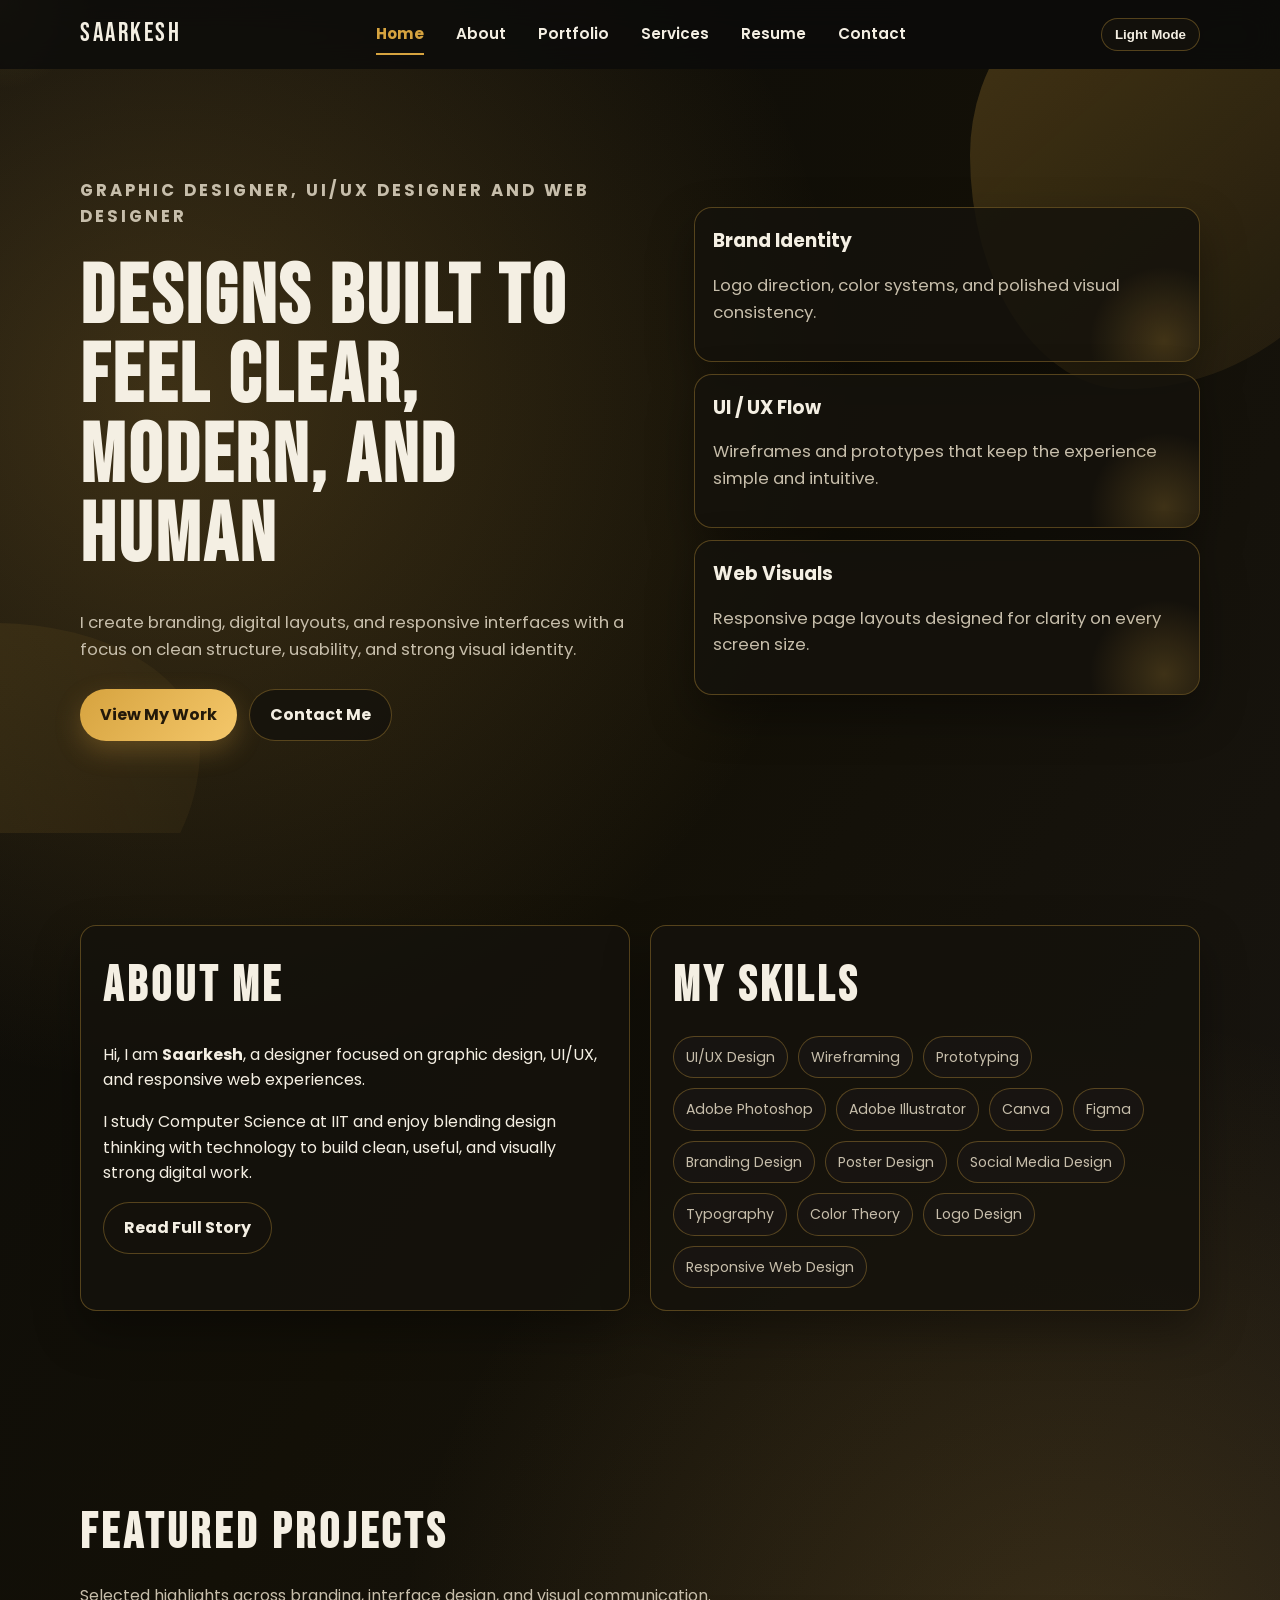
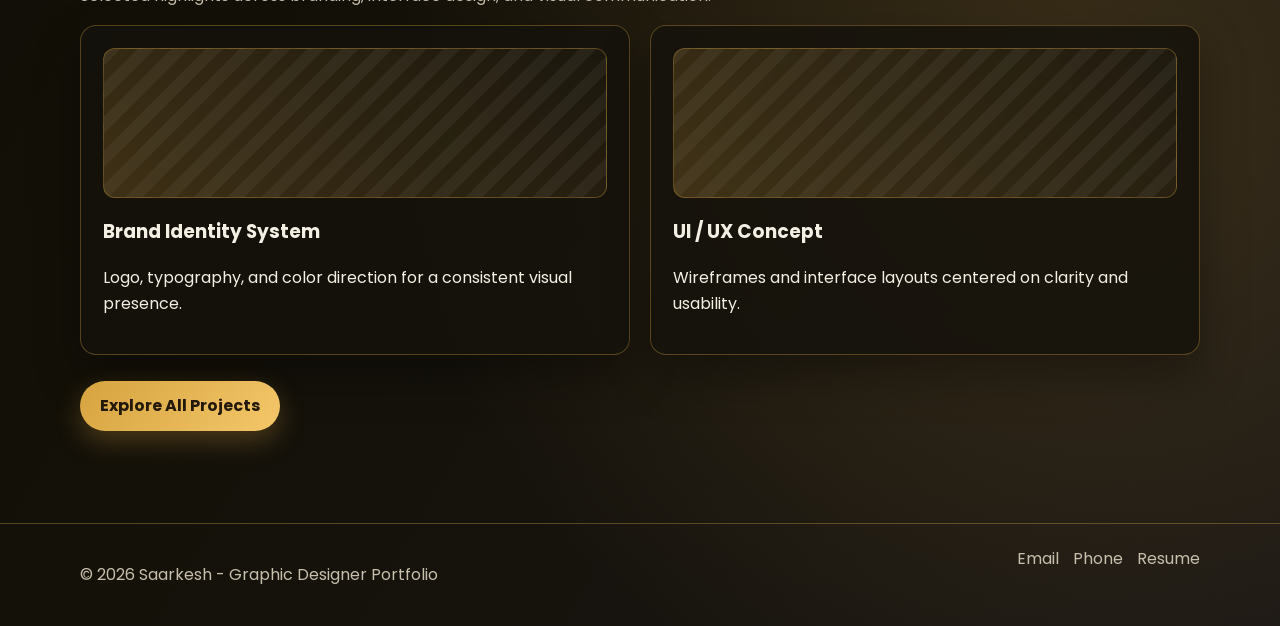
<file: index.html>
<!doctype html>
<html lang="en">
  <head>
    <meta charset="UTF-8" />
    <meta name="viewport" content="width=device-width, initial-scale=1.0" />
    <meta
      name="description"
      content="Saarkesh portfolio featuring graphic design, UI/UX design, web design, branding, and visual identity work."
    />
    <title>Saarkesh | Graphic Designer Portfolio</title>
    <link rel="preconnect" href="https://fonts.googleapis.com" />
    <link rel="preconnect" href="https://fonts.gstatic.com" crossorigin />
    <link
      href="https://fonts.googleapis.com/css2?family=Bebas+Neue&family=Montserrat:wght@500;700&family=Poppins:wght@400;500;600;700&display=swap"
      rel="stylesheet"
    />
    <link rel="stylesheet" href="css/main.css?v=3" />
  </head>
  <body data-theme="dark">
    <div class="loader" data-loader>
      <div class="loader-mark">
      Saarkesh creates
        <div class="loader-bar"><span></span></div>
      </div>
    </div>

    <div class="cursor-orb" data-cursor-orb aria-hidden="true"></div>

    <header class="top-nav">
      <div class="container nav-inner">
        <a class="brand" href="index.html">Saarkesh</a>
        <nav class="nav-links" aria-label="Primary">
          <button class="nav-current" data-nav-current type="button" aria-expanded="false">Menu</button>
          <div class="nav-menu" data-nav-menu>
            <a class="nav-link" data-nav-link href="index.html">Home</a>
            <a class="nav-link" data-nav-link href="about.html">About</a>
            <a class="nav-link" data-nav-link href="portfolio.html">Portfolio</a>
            <a class="nav-link" data-nav-link href="services.html">Services</a>
            <a class="nav-link" data-nav-link href="resume.html">Resume</a>
            <a class="nav-link" data-nav-link href="contact.html">Contact</a>
          </div>
        </nav>
        <button class="theme-toggle" data-theme-toggle type="button">Light Mode</button>
      </div>
    </header>

    <main>
      <section class="hero section">
        <div class="container hero-grid">
          <div class="reveal">
            <p class="kicker">Graphic Designer, UI/UX Designer and Web Designer</p>
            <h1 class="hero-headline">Designs Built to Feel Clear, Modern, and Human</h1>
            <p>
              I create branding, digital layouts, and responsive interfaces with a focus on clean
              structure, usability, and strong visual identity.
            </p>
            <div class="btn-row">
              <a class="btn btn-primary" href="portfolio.html">View My Work</a>
              <a class="btn btn-secondary" href="contact.html">Contact Me</a>
            </div>
          </div>
          <div class="mockup-stack reveal">
            <article class="mockup-card" data-parallax-level="12">
              <h3 class="mockup-title">Brand Identity</h3>
              <p>Logo direction, color systems, and polished visual consistency.</p>
            </article>
            <article class="mockup-card" data-parallax-level="18">
              <h3 class="mockup-title">UI / UX Flow</h3>
              <p>Wireframes and prototypes that keep the experience simple and intuitive.</p>
            </article>
            <article class="mockup-card" data-parallax-level="10">
              <h3 class="mockup-title">Web Visuals</h3>
              <p>Responsive page layouts designed for clarity on every screen size.</p>
            </article>
          </div>
        </div>
      </section>

      <section class="section">
        <div class="container grid grid-2">
          <article class="card reveal">
            <h2 class="section-title">About Me</h2>
            <p>
              Hi, I am <strong>Saarkesh</strong>, a designer focused on graphic design, UI/UX, and
              responsive web experiences.
            </p>
            <p>
              I study Computer Science at IIT and enjoy blending design thinking with technology to
              build clean, useful, and visually strong digital work.
            </p>
            <a class="btn btn-secondary" href="about.html">Read Full Story</a>
          </article>

          <article class="card reveal">
            <h2 class="section-title">My Skills</h2>
            <div class="chip-wrap" aria-label="Skills list">
              <span class="chip">UI/UX Design</span>
              <span class="chip">Wireframing</span>
              <span class="chip">Prototyping</span>
              <span class="chip">Adobe Photoshop</span>
              <span class="chip">Adobe Illustrator</span>
              <span class="chip">Canva</span>
              <span class="chip">Figma</span>
              <span class="chip">Branding Design</span>
              <span class="chip">Poster Design</span>
              <span class="chip">Social Media Design</span>
              <span class="chip">Typography</span>
              <span class="chip">Color Theory</span>
              <span class="chip">Logo Design</span>
              <span class="chip">Responsive Web Design</span>
            </div>
          </article>
        </div>
      </section>

      <section class="section">
        <div class="container">
          <h2 class="section-title reveal">Featured Projects</h2>
          <p class="section-intro reveal">
            Selected highlights across branding, interface design, and visual communication.
          </p>
          <div class="grid grid-2">
            <article class="card reveal">
              <div class="project-thumb" data-overlay="Brand Identity" aria-hidden="true"></div>
              <h3>Brand Identity System</h3>
              <p>Logo, typography, and color direction for a consistent visual presence.</p>
            </article>
            <article class="card reveal">
              <div class="project-thumb" data-overlay="UI UX" aria-hidden="true"></div>
              <h3>UI / UX Concept</h3>
              <p>Wireframes and interface layouts centered on clarity and usability.</p>
            </article>
          </div>
          <div class="btn-row">
            <a class="btn btn-primary" href="portfolio.html">Explore All Projects</a>
          </div>
        </div>
      </section>
    </main>

    <footer class="footer">
      <div class="container footer-inner">
        <p>© <span data-year>2026</span> Saarkesh - Graphic Designer Portfolio</p>
        <div class="socials" aria-label="Social links">
          <a href="mailto:sarkofficial22@gmail.com" aria-label="Email">Email</a>
          <a href="tel:+94703771851" aria-label="Phone">Phone</a>
          <a href="resume.html" aria-label="Resume">Resume</a>
        </div>
      </div>
    </footer>

    <script src="js/main.js"></script>
  </body>
</html>
</file>
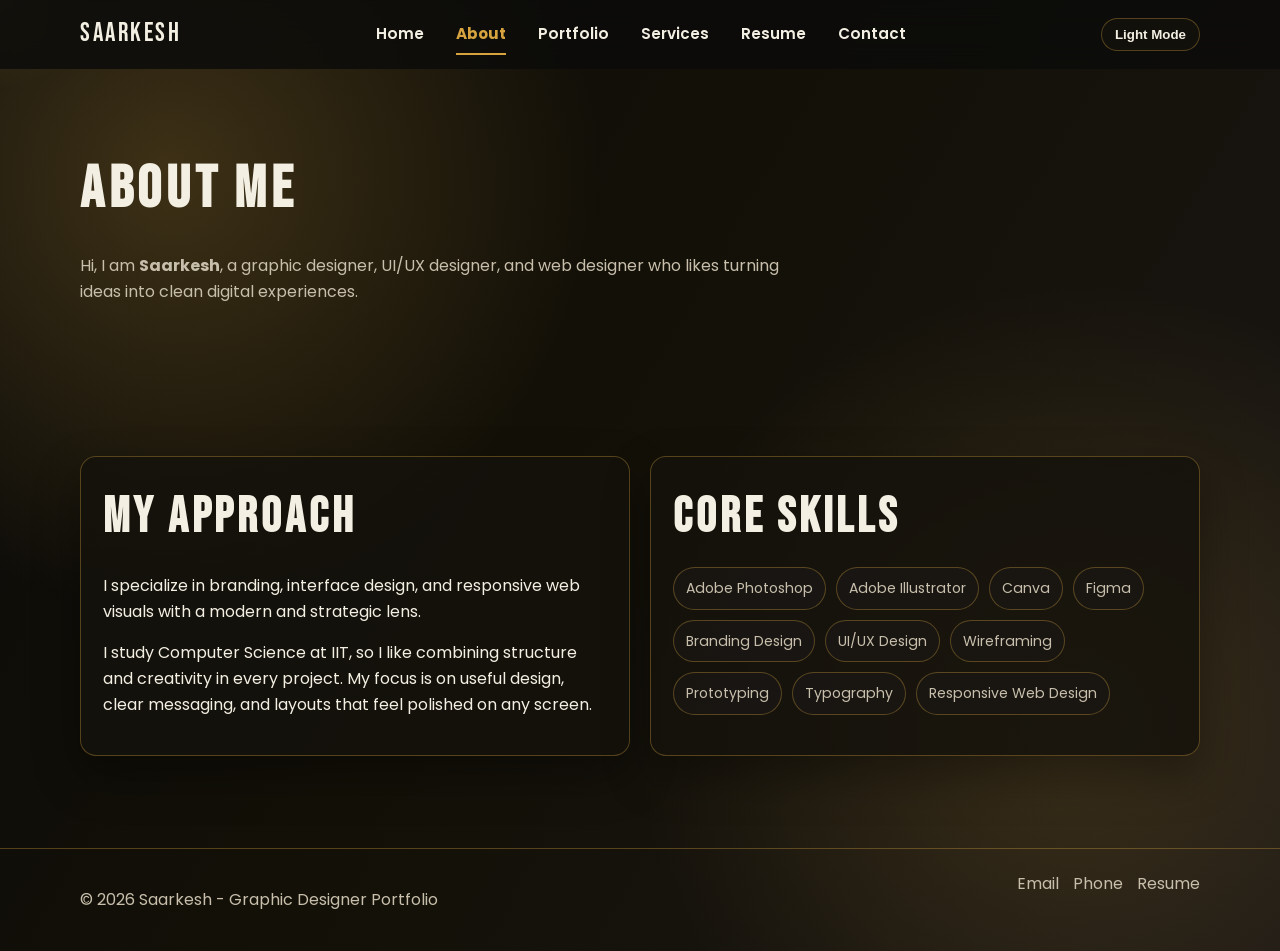
<file: about.html>
<!doctype html>
<html lang="en">
  <head>
    <meta charset="UTF-8" />
    <meta name="viewport" content="width=device-width, initial-scale=1.0" />
    <meta name="description" content="About Saarkesh, graphic designer, UI/UX designer, and web designer." />
    <title>About | Saarkesh Portfolio</title>
    <link rel="preconnect" href="https://fonts.googleapis.com" />
    <link rel="preconnect" href="https://fonts.gstatic.com" crossorigin />
    <link
      href="https://fonts.googleapis.com/css2?family=Bebas+Neue&family=Montserrat:wght@500;700&family=Poppins:wght@400;500;600;700&display=swap"
      rel="stylesheet"
    />
    <link rel="stylesheet" href="css/main.css?v=3" />
  </head>
  <body data-theme="dark">
    <div class="loader" data-loader>
      <div class="loader-mark">Saarkesh creates<div class="loader-bar"><span></span></div></div>
    </div>
    <div class="cursor-orb" data-cursor-orb aria-hidden="true"></div>

    <header class="top-nav">
      <div class="container nav-inner">
        <a class="brand" href="index.html">Saarkesh</a>
        <nav class="nav-links" aria-label="Primary">
          <button class="nav-current" data-nav-current type="button" aria-expanded="false">Menu</button>
          <div class="nav-menu" data-nav-menu>
            <a class="nav-link" data-nav-link href="index.html">Home</a>
            <a class="nav-link" data-nav-link href="about.html">About</a>
            <a class="nav-link" data-nav-link href="portfolio.html">Portfolio</a>
            <a class="nav-link" data-nav-link href="services.html">Services</a>
            <a class="nav-link" data-nav-link href="resume.html">Resume</a>
            <a class="nav-link" data-nav-link href="contact.html">Contact</a>
          </div>
        </nav>
        <button class="theme-toggle" data-theme-toggle type="button">Light Mode</button>
      </div>
    </header>

    <main>
      <section class="page-head">
        <div class="container reveal">
          <h1>About Me</h1>
          <p>
            Hi, I am <strong>Saarkesh</strong>, a graphic designer, UI/UX designer, and web designer
            who likes turning ideas into clean digital experiences.
          </p>
        </div>
      </section>

      <section class="section">
        <div class="container grid grid-2">
          <article class="card reveal">
            <h2 class="section-title">My Approach</h2>
            <p>
              I specialize in branding, interface design, and responsive web visuals with a modern
              and strategic lens.
            </p>
            <p>
              I study Computer Science at IIT, so I like combining structure and creativity in every
              project. My focus is on useful design, clear messaging, and layouts that feel polished
              on any screen.
            </p>
          </article>

          <article class="card reveal">
            <h2 class="section-title">Core Skills</h2>
            <div class="chip-wrap">
              <span class="chip">Adobe Photoshop</span>
              <span class="chip">Adobe Illustrator</span>
              <span class="chip">Canva</span>
              <span class="chip">Figma</span>
              <span class="chip">Branding Design</span>
              <span class="chip">UI/UX Design</span>
              <span class="chip">Wireframing</span>
              <span class="chip">Prototyping</span>
              <span class="chip">Typography</span>
              <span class="chip">Responsive Web Design</span>
            </div>
          </article>
        </div>
      </section>
    </main>

    <footer class="footer">
      <div class="container footer-inner">
        <p>© <span data-year>2026</span> Saarkesh - Graphic Designer Portfolio</p>
        <div class="socials">
          <a href="mailto:sarkofficial22@gmail.com">Email</a>
          <a href="tel:+94703771851">Phone</a>
          <a href="resume.html">Resume</a>
        </div>
      </div>
    </footer>

    <script src="js/main.js"></script>
  </body>
</html>
</file>
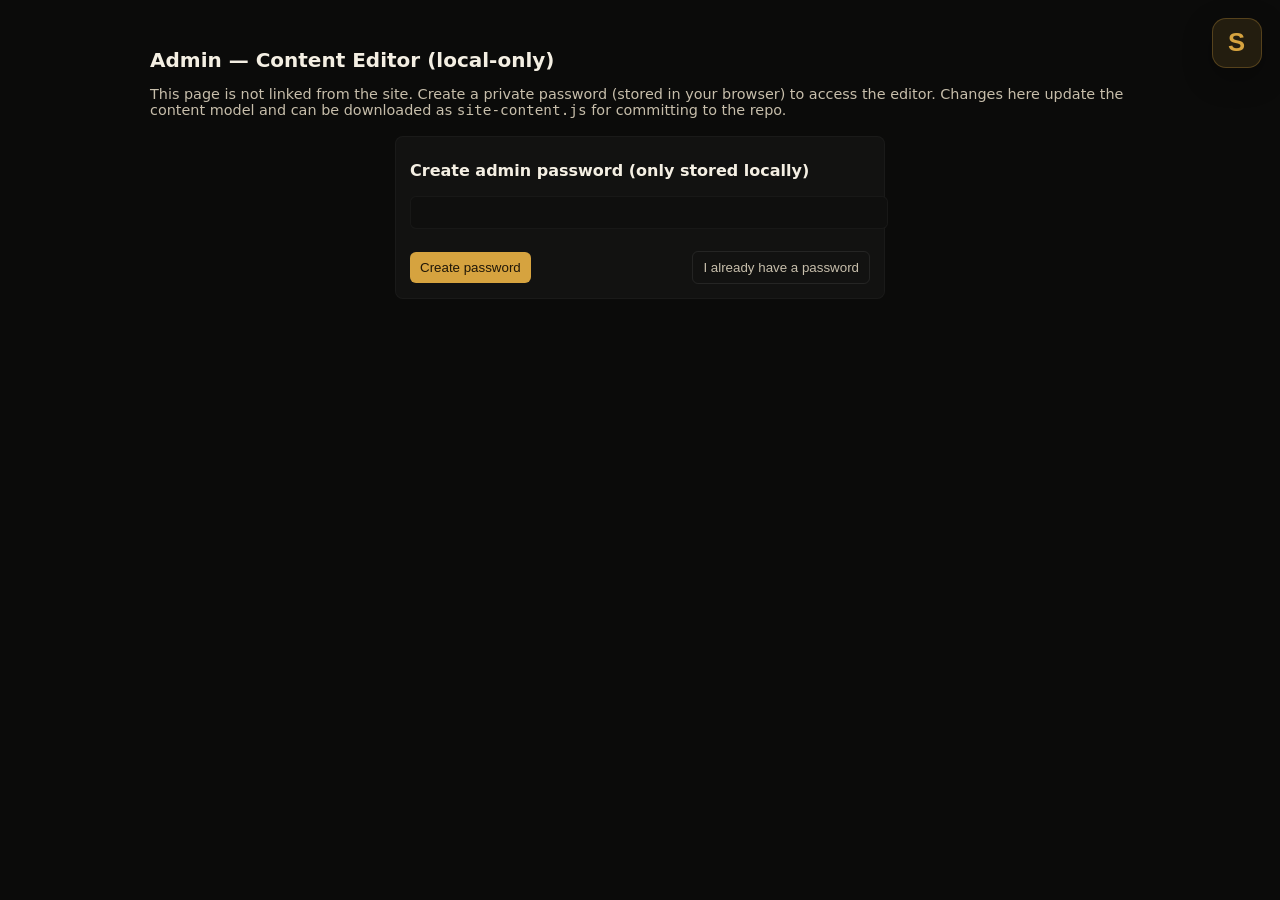
<file: admin.html>
<!doctype html>
<html lang="en">
  <head>
    <meta charset="utf-8" />
    <meta name="viewport" content="width=device-width,initial-scale=1" />
    <title>Admin — Saarkesh Portfolio</title>
    <link rel="icon" href="data:image/svg+xml,%3Csvg xmlns='http://www.w3.org/2000/svg' viewBox='0 0 64 64'%3E%3Crect width='64' height='64' rx='16' fill='%230b0b0a'/%3E%3Ctext x='32' y='42' text-anchor='middle' font-family='Arial,Helvetica,sans-serif' font-size='34' font-weight='700' fill='%23d6a33f'%3ES%3C/text%3E%3C/svg%3E" />
    <style>
      body{font-family:Inter,ui-sans-serif,system-ui,Segoe UI,Roboto,Helvetica,Arial,sans-serif;margin:0;background:#0b0b0a;color:#f4efe3}
      .wrap{max-width:980px;margin:28px auto;padding:20px}
      h1{margin:0 0 12px;font-size:1.25rem}
      h2{display:flex;align-items:center;justify-content:space-between;gap:12px;margin:0}
      .card{background:rgba(255,255,255,0.03);border:1px solid rgba(255,255,255,0.03);padding:14px;border-radius:8px}
      label{display:block;margin:10px 0 6px;font-weight:600}
      textarea{width:100%;min-height:160px;background:#0f0f0e;color:var(--text);border:1px solid rgba(255,255,255,0.04);padding:12px;border-radius:6px;resize:vertical}
      .row{display:flex;gap:8px;flex-wrap:wrap;margin-top:10px}
      .row-between{display:flex;align-items:center;justify-content:space-between;gap:12px;flex-wrap:wrap}
      .stack{display:grid;gap:10px}
      button{background:#d6a33f;color:#201708;border:none;padding:8px 10px;border-radius:6px;cursor:pointer}
      .button-secondary{background:#666;color:#f4efe3}
      .button-link{background:transparent;color:#c7beab;border:1px solid rgba(255,255,255,0.08)}
      .button-small{padding:7px 9px;font-size:0.92rem}
      .muted{color:#c7beab;font-size:0.9rem}
      .login{max-width:460px;margin:18px auto}
      .hidden{display:none}
      .full-input{width:100%;padding:8px;border-radius:6px;border:1px solid rgba(255,255,255,0.04);background:#0f0f0e;color:var(--text)}
      .mt-12{margin-top:12px}
      .mt-10{margin-top:10px}
      .mt-16{margin-top:16px}
      .mb-8{margin:0 0 8px}
      .mb-18-8{margin:18px 0 8px}
      .brand-badge{
        position:fixed;
        top:18px;
        right:18px;
        width:48px;
        height:48px;
        display:grid;
        place-items:center;
        border-radius:14px;
        background:rgba(214,163,63,0.12);
        border:1px solid rgba(214,163,63,0.28);
        color:#d6a33f;
        font:700 1.6rem/1 Arial,Helvetica,sans-serif;
        letter-spacing:0.04em;
        box-shadow:0 10px 30px rgba(0,0,0,0.28);
        z-index:20;
        -webkit-user-select:none;
        user-select:none;
      }
    </style>
  </head>
  <body>
    <div class="brand-badge" aria-label="Saarkesh" title="Saarkesh">S</div>
    <div class="wrap">
      <h1>Admin — Content Editor (local-only)</h1>
      <p class="muted">This page is not linked from the site. Create a private password (stored in your browser) to access the editor. Changes here update the content model and can be downloaded as <code>site-content.js</code> for committing to the repo.</p>

      <div id="auth" class="card login">
        <div id="createBox" class="stack">
          <label for="newPass">Create admin password (only stored locally)</label>
          <input id="newPass" type="password" class="full-input" />
          <div class="row row-between mt-12">
            <button id="createBtn">Create password</button>
            <button id="showLogin" class="button-link">I already have a password</button>
          </div>
        </div>

        <div id="loginBox" class="hidden stack">
          <label for="pass">Enter admin password</label>
          <input id="pass" type="password" class="full-input" />
          <div class="row row-between mt-12">
            <button id="loginBtn">Unlock</button>
            <button id="backCreate" class="button-link">Create instead</button>
          </div>
        </div>
      </div>

      <div id="editor" class="card hidden">
        <div class="row-between mb-8">
          <h2>Portfolio Images</h2>
          <button id="addImageBtn" class="button-small">Add Image</button>
        </div>
        <div class="muted">Add, edit, and remove images used on the portfolio page.</div>
        <div id="imagesList" class="mt-10"></div>

        <div class="row-between mb-18-8">
          <h2>Contact Services</h2>
          <button id="addServiceBtn" class="button-small">Add Service</button>
        </div>
        <div class="muted">Add or remove services shown in the contact form dropdown.</div>
        <div id="servicesList" class="mt-10"></div>

        <div class="row mt-16">
          <button id="applyBtn">Apply Preview</button>
          <button id="downloadBtn">Download site-content.js</button>
          <button id="copyBtn" class="button-secondary">Copy JS to clipboard</button>
        </div>

        <p class="muted mt-10">Preview changes will update the running page content only. To publish changes to your live site, download the file and commit it to the repository.</p>
      </div>

    </div>

    <script src="js/site-content.js"></script>
    <script src="js/admin.js"></script>
  </body>
</html>
</file>
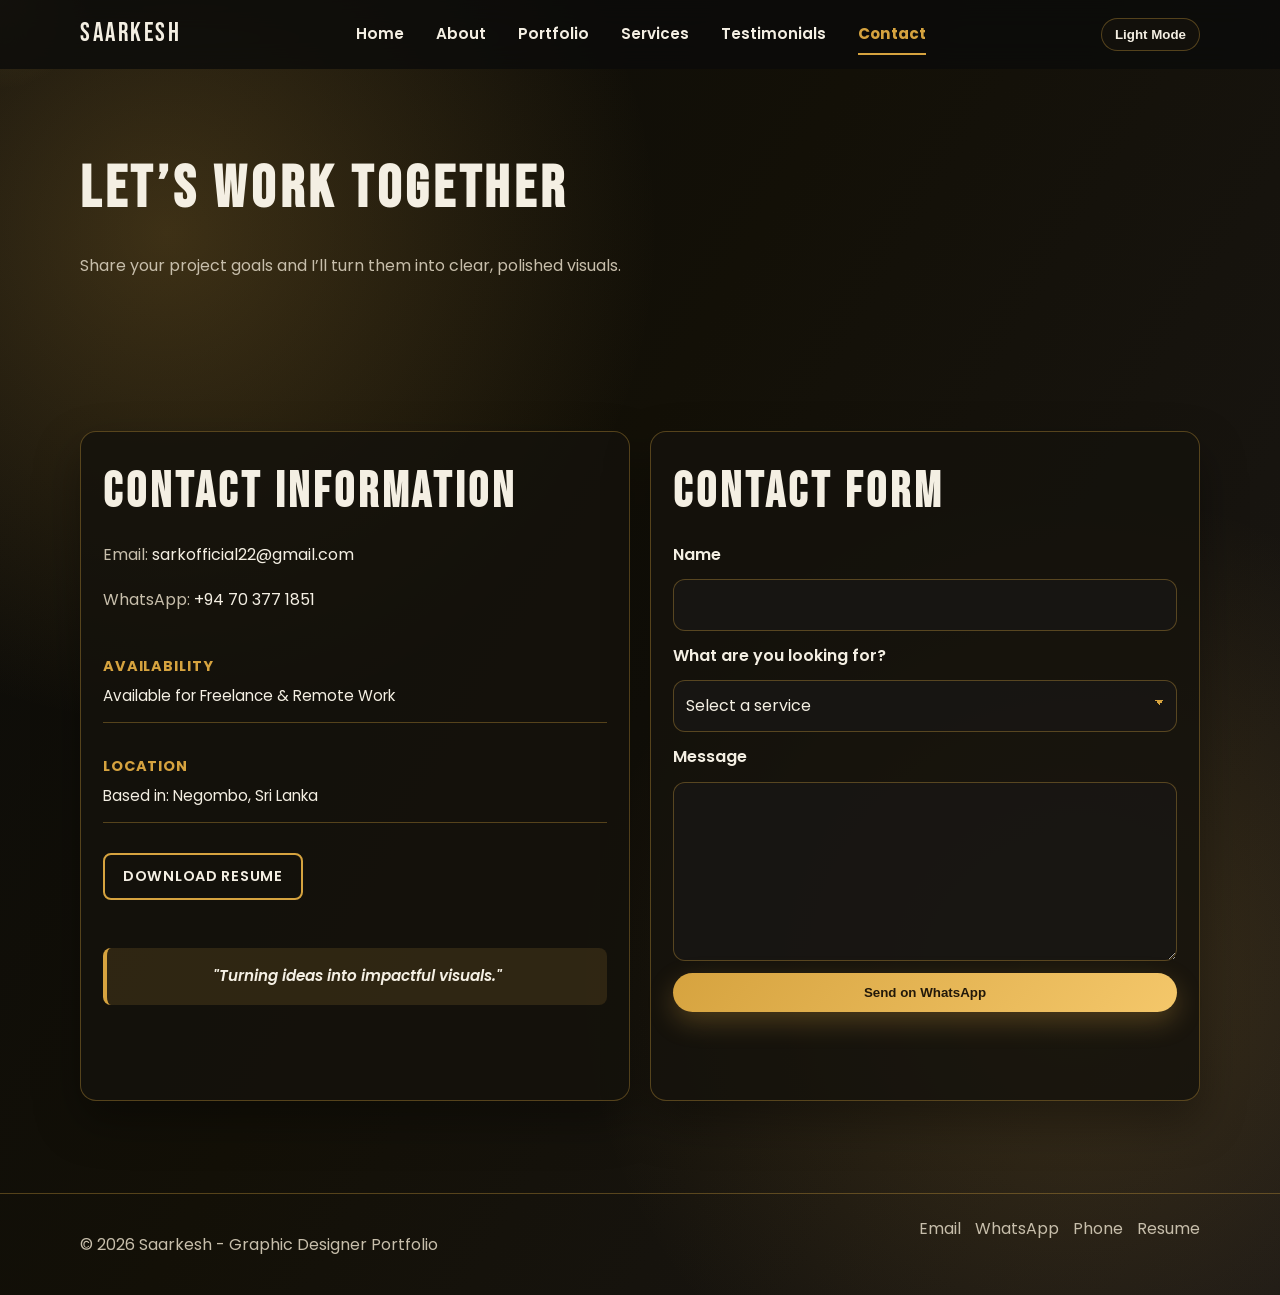
<file: contact.html>
﻿<!doctype html>
<html lang="en">
  <head>
    <meta charset="UTF-8" />
    <meta name="viewport" content="width=device-width, initial-scale=1.0" />
    <meta name="description" content="Contact Saarkesh for graphic design, UI/UX, and web design projects." />
    <title>Contact | Saarkesh Portfolio</title>
    <link rel="preconnect" href="https://fonts.googleapis.com" />
    <link rel="preconnect" href="https://fonts.gstatic.com" crossorigin />
    <link
      href="https://fonts.googleapis.com/css2?family=Bebas+Neue&family=Montserrat:wght@500;700&family=Poppins:wght@400;500;600;700&display=swap"
      rel="stylesheet"
    />
    <link rel="stylesheet" href="css/main.css" />
  </head>
  <body data-theme="dark">
    <div class="loader" data-loader>
      <div class="loader-mark">Saarkesh creates<div class="loader-bar"><span></span></div></div>
    </div>
    <div class="cursor-orb" data-cursor-orb aria-hidden="true"></div>

    <header class="top-nav">
      <div class="container nav-inner">
        <a class="brand" href="index.html">Saarkesh</a>
        <nav class="nav-links" aria-label="Primary">
          <button class="nav-current" data-nav-current type="button" aria-expanded="false" aria-label="Open navigation"></button>
          <div class="nav-menu" data-nav-menu>
            <a class="nav-link" data-nav-link href="index.html">Home</a>
            <a class="nav-link" data-nav-link href="about.html">About</a>
            <a class="nav-link" data-nav-link href="portfolio.html">Portfolio</a>
            <a class="nav-link" data-nav-link href="services.html">Services</a>
            <a class="nav-link" data-nav-link href="testimonials.html">Testimonials</a>
            <a class="nav-link" data-nav-link href="contact.html">Contact</a>
          </div>
        </nav>
        <button class="theme-toggle" data-theme-toggle type="button">Light Mode</button>
      </div>
    </header>

    <main>
      <section class="page-head">
        <div class="container reveal">
          <h1>Let’s Work Together</h1>
          <p>Share your project goals and I’ll turn them into clear, polished visuals.</p>
        </div>
      </section>

      <section class="section">
        <div class="container grid grid-2">
          <article class="card reveal">
            <h2 class="section-title">Contact Information</h2>
            <div class="contact-info">
              <ul class="contact-list">
                <li>Email: <a href="mailto:sarkofficial22@gmail.com">sarkofficial22@gmail.com</a></li>
                <li>WhatsApp: <a href="https://wa.me/94703771851" target="_blank" rel="noopener">+94 70 377 1851</a></li>
              </ul>

              <div class="info-section">
                <h3>Availability</h3>
                <p>Available for Freelance & Remote Work</p>
              </div>

              <div class="info-section">
                <h3>Location</h3>
                <p>Based in: Negombo, Sri Lanka</p>
              </div>

              <div class="resume-button-container">
                <a href="resume.pdf" download="Saarkesh-Resume.pdf" class="btn btn-resume">Download Resume</a>
              </div>

              <div class="premium-ending">
                <p>"Turning ideas into impactful visuals."</p>
              </div>
            </div>
          </article>

          <article class="card reveal">
            <h2 class="section-title">Contact Form</h2>
            <form class="form" data-contact-form novalidate>
              <label for="name">Name</label>
              <input id="name" name="name" type="text" required />

              <label for="service">What are you looking for?</label>
              <select id="service" name="service" required>
                <option value="" selected disabled>Select a service</option>
              </select>

              <label for="message">Message</label>
              <textarea id="message" name="message" rows="6" required></textarea>

              <button class="btn btn-primary" type="submit">Send on WhatsApp</button>
              <p class="form-note" data-form-note aria-live="polite"></p>
            </form>
          </article>
        </div>
      </section>
    </main>

    <footer class="footer">
      <div class="container footer-inner">
        <p>© <span data-year>2026</span> Saarkesh - Graphic Designer Portfolio</p>
        <div class="socials">
          <a href="mailto:sarkofficial22@gmail.com">Email</a>
          <a href="https://wa.me/94703771851" target="_blank" rel="noopener">WhatsApp</a>
          <a href="tel:+94703771851">Phone</a>
          <a href="resume.html">Resume</a>
        </div>
      </div>
    </footer>

    <script src="js/main.js"></script>
    <script src="js/site-content.js"></script>
    <script src="js/contact.js"></script>
  </body>
</html>
</file>
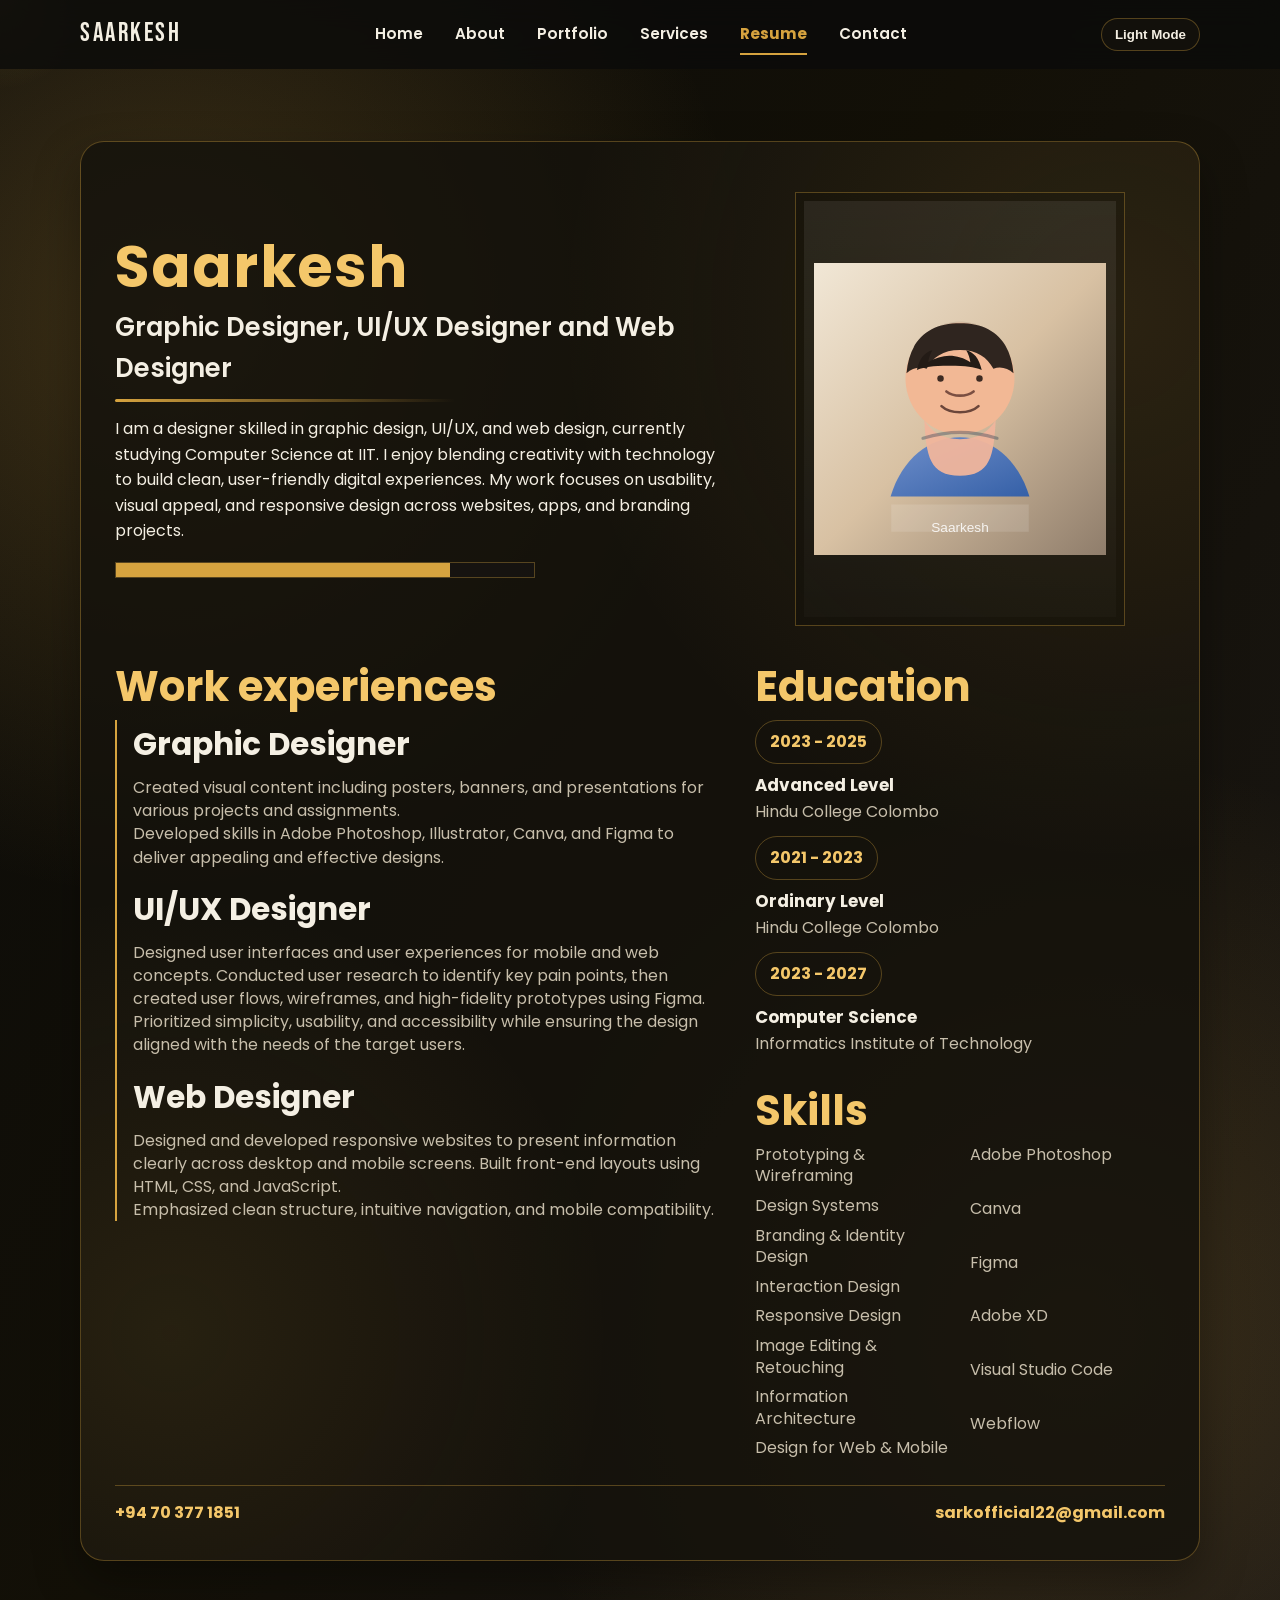
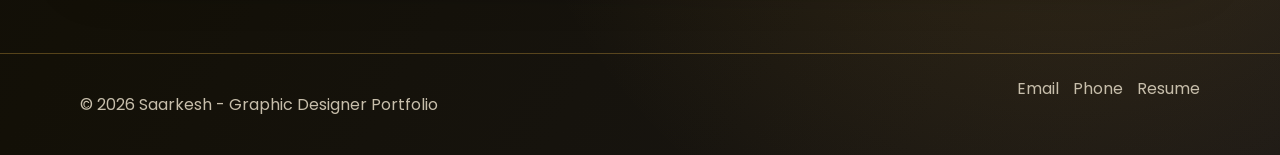
<file: resume.html>
<!doctype html>
<html lang="en">
  <head>
    <meta charset="UTF-8" />
    <meta name="viewport" content="width=device-width, initial-scale=1.0" />
    <meta name="description" content="Saarkesh resume, education, skills, and work experience." />
    <title>Resume | Saarkesh Portfolio</title>
    <link rel="preconnect" href="https://fonts.googleapis.com" />
    <link rel="preconnect" href="https://fonts.gstatic.com" crossorigin />
    <link
      href="https://fonts.googleapis.com/css2?family=Bebas+Neue&family=Montserrat:wght@500;700&family=Poppins:wght@400;500;600;700&display=swap"
      rel="stylesheet"
    />
    <link rel="stylesheet" href="css/main.css?v=3" />
  </head>
  <body data-theme="dark">
    <div class="loader" data-loader>
      <div class="loader-mark">Saarkesh creates<div class="loader-bar"><span></span></div></div>
    </div>
    <div class="cursor-orb" data-cursor-orb aria-hidden="true"></div>

    <header class="top-nav">
      <div class="container nav-inner">
        <a class="brand" href="index.html">Saarkesh</a>
        <nav class="nav-links" aria-label="Primary">
          <button class="nav-current" data-nav-current type="button" aria-expanded="false">Menu</button>
          <div class="nav-menu" data-nav-menu>
            <a class="nav-link" data-nav-link href="index.html">Home</a>
            <a class="nav-link" data-nav-link href="about.html">About</a>
            <a class="nav-link" data-nav-link href="portfolio.html">Portfolio</a>
            <a class="nav-link" data-nav-link href="services.html">Services</a>
            <a class="nav-link" data-nav-link href="resume.html">Resume</a>
            <a class="nav-link" data-nav-link href="contact.html">Contact</a>
          </div>
        </nav>
        <button class="theme-toggle" data-theme-toggle type="button">Light Mode</button>
      </div>
    </header>

    <main>
      <section class="resume-section">
        <div class="container cv-sheet reveal">
          <section class="cv-top">
            <div>
              <h1 class="cv-name">Saarkesh</h1>
              <p class="cv-role">Graphic Designer, UI/UX Designer and Web Designer</p>
              <div class="cv-divider"></div>
              <p class="cv-about">
                I am a designer skilled in graphic design, UI/UX, and web design, currently studying
                Computer Science at IIT. I enjoy blending creativity with technology to build clean,
                user-friendly digital experiences. My work focuses on usability, visual appeal, and
                responsive design across websites, apps, and branding projects.
              </p>
              <div class="cv-progress" aria-hidden="true"><span></span></div>
            </div>
            <figure class="cv-photo">
              <img
                src="assets/images/saarkesh-portrait.svg"
                alt="Saarkesh portrait placeholder"
              />
            </figure>
          </section>

          <section class="cv-grid">
            <div>
              <h2 class="cv-title">Work experiences</h2>
              <div class="cv-block">
                <article class="cv-entry">
                  <h4>Graphic Designer</h4>
                  <p>
                    Created visual content including posters, banners, and presentations for various
                    projects and assignments.
                  </p>
                  <p>
                    Developed skills in Adobe Photoshop, Illustrator, Canva, and Figma to deliver
                    appealing and effective designs.
                  </p>
                </article>

                <article class="cv-entry">
                  <h4>UI/UX Designer</h4>
                  <p>
                    Designed user interfaces and user experiences for mobile and web concepts.
                    Conducted user research to identify key pain points, then created user flows,
                    wireframes, and high-fidelity prototypes using Figma.
                  </p>
                  <p>
                    Prioritized simplicity, usability, and accessibility while ensuring the design
                    aligned with the needs of the target users.
                  </p>
                </article>

                <article class="cv-entry">
                  <h4>Web Designer</h4>
                  <p>
                    Designed and developed responsive websites to present information clearly across
                    desktop and mobile screens. Built front-end layouts using HTML, CSS, and JavaScript.
                  </p>
                  <p>
                    Emphasized clean structure, intuitive navigation, and mobile compatibility.
                  </p>
                </article>
              </div>
            </div>

            <div class="cv-right">
              <section>
                <h2 class="cv-title">Education</h2>
                <div class="edu-row">
                  <span class="edu-item">2023 - 2025</span>
                  <h5>Advanced Level</h5>
                  <p>Hindu College Colombo</p>
                </div>
                <div class="edu-row">
                  <span class="edu-item">2021 - 2023</span>
                  <h5>Ordinary Level</h5>
                  <p>Hindu College Colombo</p>
                </div>
                <div class="edu-row">
                  <span class="edu-item">2023 - 2027</span>
                  <h5>Computer Science</h5>
                  <p>Informatics Institute of Technology</p>
                </div>
              </section>

              <section>
                <h2 class="cv-title">Skills</h2>
                <div class="cv-skills">
                  <ul>
                    <li>Prototyping &amp; Wireframing</li>
                    <li>Design Systems</li>
                    <li>Branding &amp; Identity Design</li>
                    <li>Interaction Design</li>
                    <li>Responsive Design</li>
                    <li>Image Editing &amp; Retouching</li>
                    <li>Information Architecture</li>
                    <li>Design for Web &amp; Mobile</li>
                  </ul>
                  <ul>
                    <li>Adobe Photoshop</li>
                    <li>Canva</li>
                    <li>Figma</li>
                    <li>Adobe XD</li>
                    <li>Visual Studio Code</li>
                    <li>Webflow</li>
                  </ul>
                </div>
              </section>
            </div>
          </section>

          <div class="cv-contact-bar">
            <span>+94 70 377 1851</span>
            <span>sarkofficial22@gmail.com</span>
          </div>
        </div>
      </section>
    </main>

    <footer class="footer">
      <div class="container footer-inner">
        <p>© <span data-year>2026</span> Saarkesh - Graphic Designer Portfolio</p>
        <div class="socials">
          <a href="mailto:sarkofficial22@gmail.com">Email</a>
          <a href="tel:+94703771851">Phone</a>
          <a href="resume.html">Resume</a>
        </div>
      </div>
    </footer>

    <script src="js/main.js"></script>
  </body>
</html>
</file>
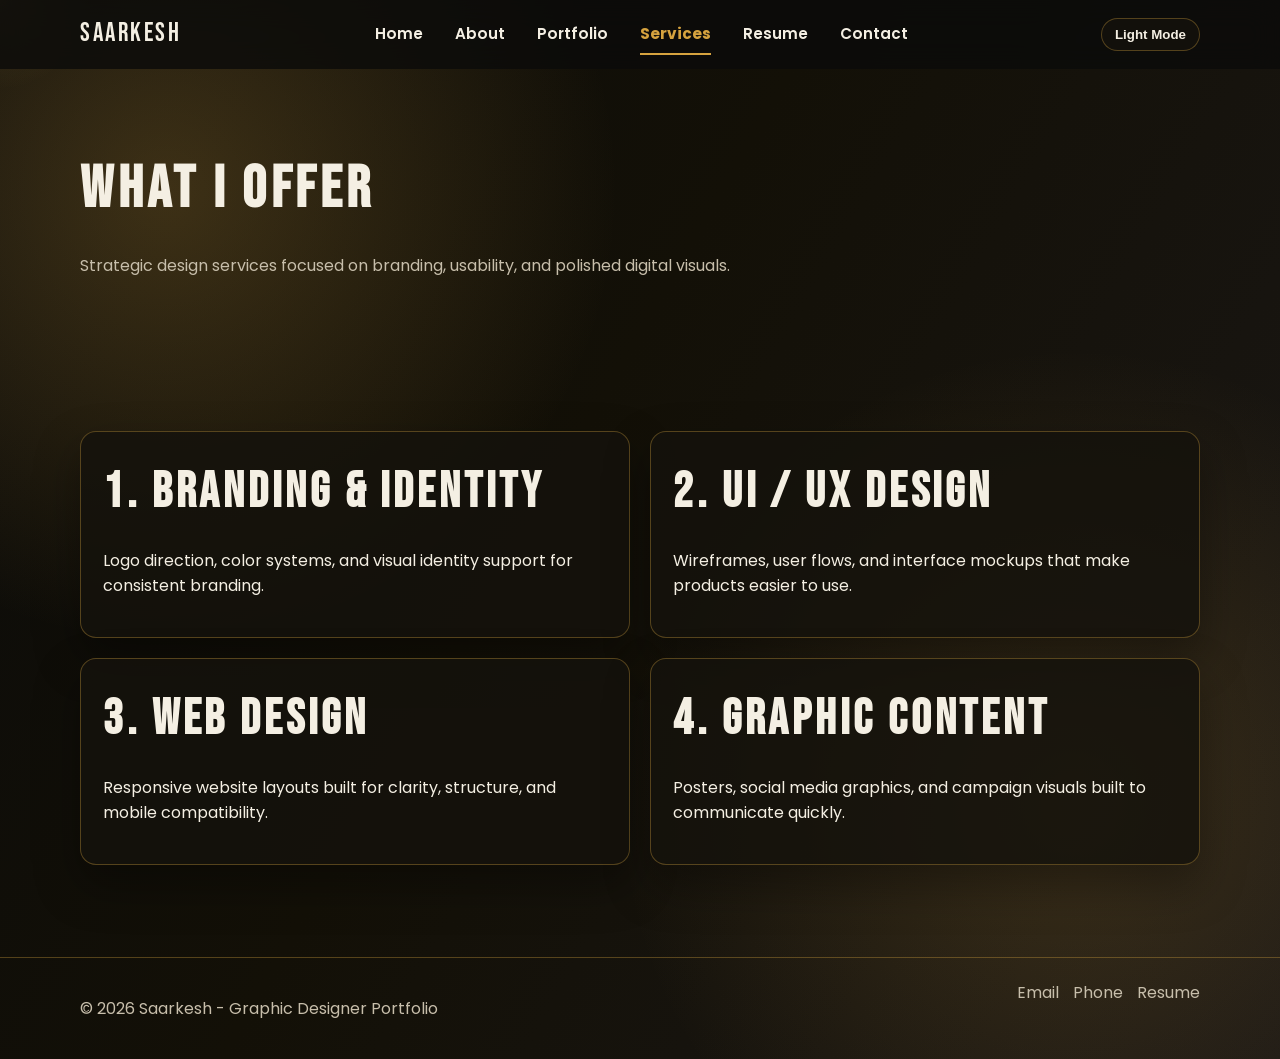
<file: services.html>
<!doctype html>
<html lang="en">
  <head>
    <meta charset="UTF-8" />
    <meta name="viewport" content="width=device-width, initial-scale=1.0" />
    <meta name="description" content="Graphic design, UI/UX, web design, and branding services by Saarkesh." />
    <title>Services | Saarkesh Portfolio</title>
    <link rel="preconnect" href="https://fonts.googleapis.com" />
    <link rel="preconnect" href="https://fonts.gstatic.com" crossorigin />
    <link
      href="https://fonts.googleapis.com/css2?family=Bebas+Neue&family=Montserrat:wght@500;700&family=Poppins:wght@400;500;600;700&display=swap"
      rel="stylesheet"
    />
    <link rel="stylesheet" href="css/main.css?v=3" />
  </head>
  <body data-theme="dark">
    <div class="loader" data-loader>
      <div class="loader-mark">Saarkesh creates<div class="loader-bar"><span></span></div></div>
    </div>
    <div class="cursor-orb" data-cursor-orb aria-hidden="true"></div>

    <header class="top-nav">
      <div class="container nav-inner">
        <a class="brand" href="index.html">Saarkesh</a>
        <nav class="nav-links" aria-label="Primary">
          <button class="nav-current" data-nav-current type="button" aria-expanded="false">Menu</button>
          <div class="nav-menu" data-nav-menu>
            <a class="nav-link" data-nav-link href="index.html">Home</a>
            <a class="nav-link" data-nav-link href="about.html">About</a>
            <a class="nav-link" data-nav-link href="portfolio.html">Portfolio</a>
            <a class="nav-link" data-nav-link href="services.html">Services</a>
            <a class="nav-link" data-nav-link href="resume.html">Resume</a>
            <a class="nav-link" data-nav-link href="contact.html">Contact</a>
          </div>
        </nav>
        <button class="theme-toggle" data-theme-toggle type="button">Light Mode</button>
      </div>
    </header>

    <main>
      <section class="page-head">
        <div class="container reveal">
          <h1>What I Offer</h1>
          <p>
            Strategic design services focused on branding, usability, and polished digital visuals.
          </p>
        </div>
      </section>

      <section class="section">
        <div class="container grid grid-2">
          <article class="card reveal">
            <h2 class="section-title">1. Branding & Identity</h2>
            <p>Logo direction, color systems, and visual identity support for consistent branding.</p>
          </article>

          <article class="card reveal">
            <h2 class="section-title">2. UI / UX Design</h2>
            <p>Wireframes, user flows, and interface mockups that make products easier to use.</p>
          </article>

          <article class="card reveal">
            <h2 class="section-title">3. Web Design</h2>
            <p>Responsive website layouts built for clarity, structure, and mobile compatibility.</p>
          </article>

          <article class="card reveal">
            <h2 class="section-title">4. Graphic Content</h2>
            <p>Posters, social media graphics, and campaign visuals built to communicate quickly.</p>
          </article>
        </div>
      </section>
    </main>

    <footer class="footer">
      <div class="container footer-inner">
        <p>© <span data-year>2026</span> Saarkesh - Graphic Designer Portfolio</p>
        <div class="socials">
          <a href="mailto:sarkofficial22@gmail.com">Email</a>
          <a href="tel:+94703771851">Phone</a>
          <a href="resume.html">Resume</a>
        </div>
      </div>
    </footer>

    <script src="js/main.js"></script>
  </body>
</html>
</file>
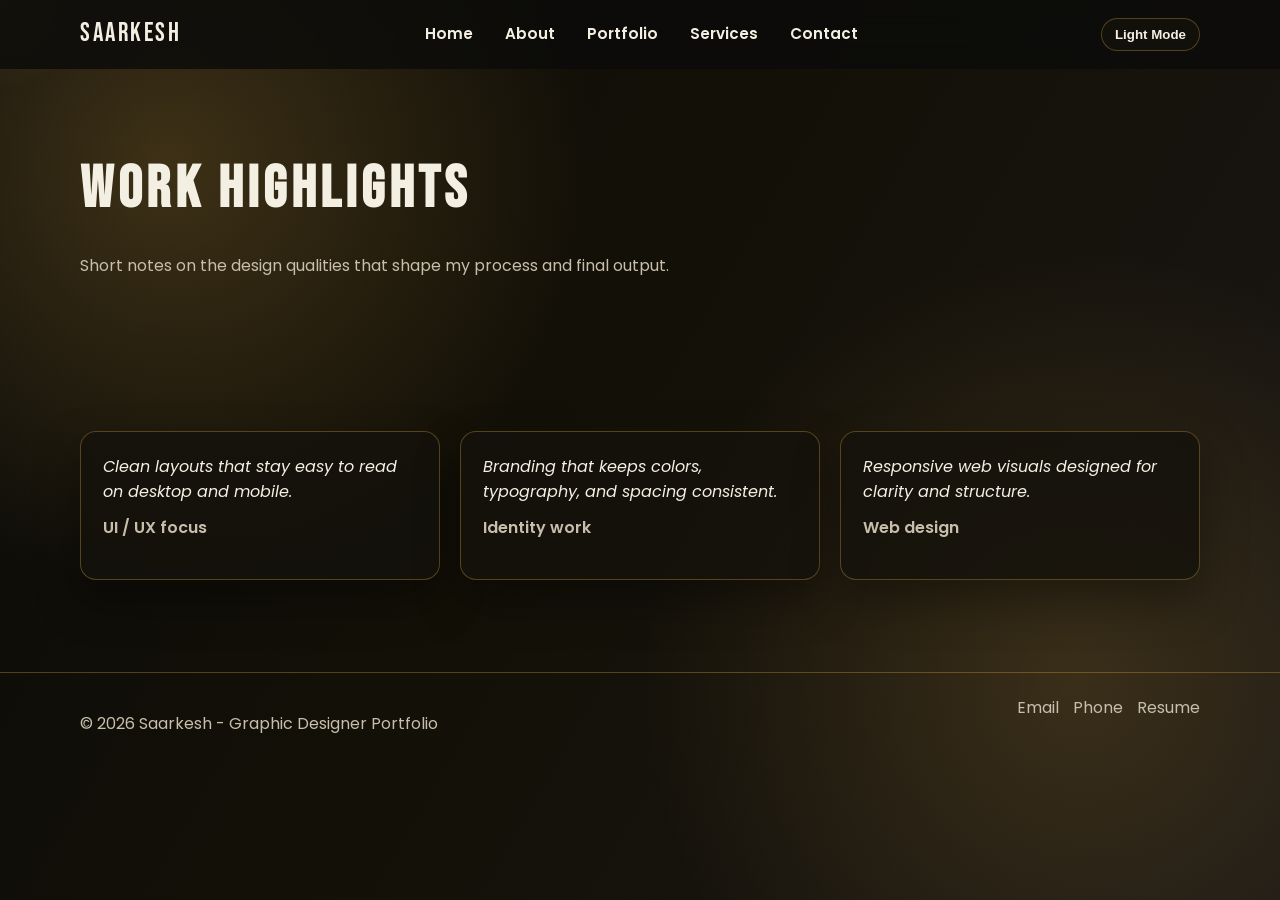
<file: testimonials.html>
<!doctype html>
<html lang="en">
  <head>
    <meta charset="UTF-8" />
    <meta name="viewport" content="width=device-width, initial-scale=1.0" />
    <meta name="description" content="Design strengths and work approach for Saarkesh." />
    <title>Highlights | Saarkesh Portfolio</title>
    <link rel="preconnect" href="https://fonts.googleapis.com" />
    <link rel="preconnect" href="https://fonts.gstatic.com" crossorigin />
    <link
      href="https://fonts.googleapis.com/css2?family=Bebas+Neue&family=Montserrat:wght@500;700&family=Poppins:wght@400;500;600;700&display=swap"
      rel="stylesheet"
    />
    <link rel="stylesheet" href="css/main.css" />
  </head>
  <body data-theme="dark">
    <div class="loader" data-loader>
      <div class="loader-mark">Saarkesh creates<div class="loader-bar"><span></span></div></div>
    </div>
    <div class="cursor-orb" data-cursor-orb aria-hidden="true"></div>

    <header class="top-nav">
      <div class="container nav-inner">
        <a class="brand" href="index.html">saarkesh</a>
        <nav class="nav-links" aria-label="Primary">
          <button class="nav-current" data-nav-current type="button" aria-expanded="false">Menu</button>
          <div class="nav-menu" data-nav-menu>
            <a class="nav-link" data-nav-link href="index.html">Home</a>
            <a class="nav-link" data-nav-link href="about.html">About</a>
            <a class="nav-link" data-nav-link href="portfolio.html">Portfolio</a>
            <a class="nav-link" data-nav-link href="services.html">Services</a>
            <a class="nav-link" data-nav-link href="contact.html">Contact</a>
          </div>
        </nav>
        <button class="theme-toggle" data-theme-toggle type="button">Light Mode</button>
      </div>
    </header>

    <main>
      <section class="page-head">
        <div class="container reveal">
          <h1>Work Highlights</h1>
          <p>Short notes on the design qualities that shape my process and final output.</p>
        </div>
      </section>

      <section class="section">
        <div class="container grid grid-3">
          <article class="card reveal">
            <p class="quote">Clean layouts that stay easy to read on desktop and mobile.</p>
            <p class="quote-source">UI / UX focus</p>
          </article>
          <article class="card reveal">
            <p class="quote">Branding that keeps colors, typography, and spacing consistent.</p>
            <p class="quote-source">Identity work</p>
          </article>
          <article class="card reveal">
            <p class="quote">Responsive web visuals designed for clarity and structure.</p>
            <p class="quote-source">Web design</p>
          </article>
        </div>
      </section>
    </main>

    <footer class="footer">
      <div class="container footer-inner">
        <p>© <span data-year>2026</span> Saarkesh - Graphic Designer Portfolio</p>
        <div class="socials">
          <a href="mailto:sarkofficial22@gmail.com">Email</a>
          <a href="tel:+94703771851">Phone</a>
          <a href="resume.html">Resume</a>
        </div>
      </div>
    </footer>

    <script src="js/main.js"></script>
  </body>
</html>
</file>
<file: css/main.css>
:root {
  --bg: #0b0b0a;
  --bg-soft: #1a1715;
  --panel: rgba(21, 18, 12, 0.84);
  --text: #f4efe3;
  --muted: #c7beab;
  --accent: #d6a33f;
  --accent-strong: #f4c76a;
  --line: rgba(214, 163, 63, 0.34);
  --shadow: 0 20px 45px rgba(0, 0, 0, 0.35);
}

body[data-theme="light"] {
  --bg: #f7f4ed;
  --bg-soft: #ede5d8;
  --panel: rgba(255, 255, 255, 0.86);
  --text: #1f1a10;
  --muted: #8b7c68;
  --accent: #b5791f;
  --accent-strong: #d6a33f;
  --line: rgba(181, 121, 31, 0.24);
  --shadow: 0 18px 40px rgba(95, 74, 34, 0.16);
}

* {
  box-sizing: border-box;
}

html {
  scroll-behavior: smooth;
}

body {
  margin: 0;
  font-family: "Poppins", "Montserrat", sans-serif;
  background:
    radial-gradient(circle at 13% 18%, rgba(214, 163, 63, 0.24), transparent 32%),
    radial-gradient(circle at 84% 76%, rgba(214, 163, 63, 0.18), transparent 34%),
    linear-gradient(120deg, #0b0b0a 0%, #131007 44%, #1a1715 100%);
  color: var(--text);
  min-height: 100vh;
  line-height: 1.6;
  transition: background 0.35s ease, color 0.35s ease;
  overflow-x: hidden;
}

body[data-theme="light"] {
  background:
    radial-gradient(circle at 15% 8%, rgba(222, 125, 58, 0.2), transparent 36%),
    radial-gradient(circle at 85% 78%, rgba(222, 125, 58, 0.14), transparent 40%),
    linear-gradient(120deg, #fff6ee 0%, #f8ecdf 50%, #f4e4d6 100%);
}

a {
  color: inherit;
  text-decoration: none;
}

img {
  max-width: 100%;
  display: block;
}

.container {
  width: min(1120px, 92vw);
  margin-inline: auto;
}

.section {
  padding: 92px 0;
}

.section-title {
  font-family: "Bebas Neue", "Poppins", sans-serif;
  letter-spacing: 0.08em;
  font-size: clamp(2rem, 3.8vw, 3.2rem);
  margin: 0 0 10px;
}

.section-intro {
  color: var(--muted);
  margin-top: 0;
  max-width: 66ch;
}

.loader {
  position: fixed;
  inset: 0;
  background: #080807;
  display: grid;
  place-items: center;
  z-index: 10000;
  transition: opacity 0.45s ease, visibility 0.45s ease;
}

.loader.hidden {
  opacity: 0;
  visibility: hidden;
}

.loader-mark {
  text-align: center;
  color: #eac780;
  font-family: "Bebas Neue", sans-serif;
  letter-spacing: 0.12em;
  font-size: 2rem;
}

.loader-bar {
  width: 190px;
  height: 3px;
  margin: 12px auto 0;
  background: rgba(234, 199, 128, 0.18);
  overflow: hidden;
}

.loader-bar span {
  display: block;
  height: 100%;
  width: 42%;
  background: linear-gradient(90deg, transparent, #f4c76a, transparent);
  animation: loadingSwipe 1.1s ease-in-out infinite;
}

@keyframes loadingSwipe {
  0% {
    transform: translateX(-120%);
  }
  100% {
    transform: translateX(280%);
  }
}

.top-nav {
  position: sticky;
  top: 0;
  z-index: 1200;
  backdrop-filter: blur(14px);
  background: color-mix(in oklab, var(--bg) 82%, transparent);
}

.nav-inner {
  display: flex;
  align-items: center;
  justify-content: space-between;
  padding: 14px 0;
  gap: 16px;
}

.brand {
  font-family: "Bebas Neue", sans-serif;
  font-size: 1.6rem;
  letter-spacing: 0.1em;
}

.nav-links {
  position: relative;
  display: flex;
  align-items: center;
}

.nav-menu {
  display: flex;
  align-items: center;
  gap: 32px;
  flex-wrap: wrap;
  justify-content: flex-end;
}

.nav-current {
  display: none;
  border: 1px solid var(--line);
  background: var(--panel);
  color: var(--text);
  border-radius: 999px;
  padding: 8px 14px;
  font-weight: 700;
  font-size: 0.9rem;
  letter-spacing: 0.02em;
  cursor: pointer;
}

.nav-current::after {
  content: " \25BE";
  font-size: 0.75rem;
}

.nav-link {
  color: var(--text);
  font-weight: 600;
  font-size: 0.95rem;
  text-decoration: none;
  transition: color 0.2s ease, opacity 0.2s ease;
  position: relative;
  padding: 4px 0;
}

.nav-link:hover {
  color: var(--accent);
  opacity: 0.8;
}

.nav-link.is-active {
  color: var(--accent);
  font-weight: 700;
}

.nav-link.is-active::after {
  content: "";
  position: absolute;
  bottom: -4px;
  left: 0;
  right: 0;
  height: 2px;
  background: var(--accent);
}

.theme-toggle {
  border: 1px solid var(--line);
  background: var(--panel);
  color: var(--text);
  border-radius: 999px;
  padding: 8px 13px;
  font-weight: 600;
  cursor: pointer;
}

.hero {
  position: relative;
  min-height: 78vh;
  display: grid;
  align-items: center;
  overflow: hidden;
}

.hero::before,
.hero::after {
  content: "";
  position: absolute;
  border-radius: 36% 64% 62% 38% / 43% 39% 61% 57%;
  filter: blur(0.5px);
}

.hero::before {
  width: 410px;
  height: 410px;
  right: -100px;
  top: -90px;
  background: linear-gradient(140deg, rgba(214, 163, 63, 0.25), rgba(214, 163, 63, 0.05));
}

.hero::after {
  width: 320px;
  height: 320px;
  left: -120px;
  bottom: -110px;
  background: linear-gradient(70deg, rgba(214, 163, 63, 0.14), rgba(214, 163, 63, 0.04));
}

.hero-grid {
  position: relative;
  z-index: 2;
  display: grid;
  grid-template-columns: 1.15fr 1fr;
  gap: 32px;
  align-items: center;
}

.kicker {
  text-transform: uppercase;
  letter-spacing: 0.18em;
  font-size: 0.77rem;
  color: var(--accent);
  font-weight: 700;
}

.hero h1 {
  font-family: "Bebas Neue", "Poppins", sans-serif;
  font-size: clamp(2.6rem, 7vw, 5.2rem);
  line-height: 0.95;
  margin: 12px 0 18px;
  letter-spacing: 0.04em;
}

.hero-headline {
  position: relative;
  display: inline-block;
  animation: heroReveal 1.1s cubic-bezier(0.2, 0.8, 0.2, 1) both;
}

@keyframes heroReveal {
  0% {
    opacity: 0;
    transform: translateY(24px);
    clip-path: inset(0 0 100% 0);
  }
  100% {
    opacity: 1;
    transform: translateY(0);
    clip-path: inset(0 0 0 0);
  }
}

.hero p {
  color: var(--muted);
  font-size: 1.04rem;
  max-width: 62ch;
}

.btn-row {
  display: flex;
  gap: 12px;
  flex-wrap: wrap;
  margin-top: 26px;
}

.btn {
  display: inline-flex;
  align-items: center;
  justify-content: center;
  border-radius: 999px;
  padding: 12px 20px;
  font-weight: 700;
  border: 1px solid var(--line);
  transition: transform 0.2s ease, box-shadow 0.25s ease, background 0.25s ease;
  will-change: transform;
}

.btn-primary {
  background: linear-gradient(130deg, var(--accent), var(--accent-strong));
  color: #23190a;
  border: none;
  box-shadow: 0 10px 26px rgba(214, 163, 63, 0.28);
  animation: glowPulse 2.8s ease-in-out infinite;
}

.btn-secondary {
  background: var(--panel);
  color: var(--text);
}

.btn:hover {
  transform: translateY(-2px);
}

@keyframes glowPulse {
  0%,
  100% {
    box-shadow: 0 10px 26px rgba(214, 163, 63, 0.28);
  }
  50% {
    box-shadow: 0 14px 34px rgba(214, 163, 63, 0.4);
  }
}

.mockup-stack {
  display: grid;
  gap: 12px;
}

.mockup-card {
  border: 1px solid var(--line);
  background: var(--panel);
  border-radius: 18px;
  padding: 18px;
  box-shadow: var(--shadow);
  min-height: 122px;
  position: relative;
  overflow: hidden;
  transform-style: preserve-3d;
  transition: transform 0.18s ease, border-color 0.2s ease;
}

.mockup-card::after {
  content: "";
  position: absolute;
  inset: auto -40px -55px auto;
  width: 150px;
  height: 150px;
  background: radial-gradient(circle, rgba(214, 163, 63, 0.22) 0%, transparent 70%);
}

.mockup-card:hover {
  border-color: color-mix(in oklab, var(--accent) 50%, white);
}

.mockup-title {
  margin: 0 0 8px;
  font-weight: 700;
}

.grid {
  display: grid;
  gap: 20px;
}

.grid-2 {
  grid-template-columns: repeat(2, minmax(0, 1fr));
}

.grid-3 {
  grid-template-columns: repeat(3, minmax(0, 1fr));
}

.card {
  border: 1px solid var(--line);
  background: var(--panel);
  border-radius: 16px;
  padding: 22px;
  box-shadow: var(--shadow);
  transition: transform 0.24s ease, border-color 0.24s ease;
}

.card:hover {
  transform: translateY(-4px);
  border-color: color-mix(in oklab, var(--accent) 55%, white);
}

.chip-wrap {
  display: flex;
  flex-wrap: wrap;
  gap: 10px;
}

.chip {
  border: 1px solid var(--line);
  background: color-mix(in oklab, var(--bg-soft) 74%, transparent);
  padding: 9px 12px;
  border-radius: 999px;
  font-size: 0.88rem;
  color: var(--muted);
}

.portfolio-toolbar {
  display: flex;
  flex-wrap: wrap;
  gap: 10px;
  margin-bottom: 22px;
}

.works-section {
  padding-top: 10px;
}

.works-grid {
  display: grid;
  grid-template-columns: repeat(4, minmax(0, 1fr));
  gap: 14px;
}

.work-item {
  border-radius: 12px;
  overflow: hidden;
  border: 1px solid var(--line);
  background: var(--panel);
  box-shadow: var(--shadow);
}

.work-item img {
  width: 100%;
  height: 100%;
  aspect-ratio: 1 / 1;
  object-fit: cover;
  transition: transform 0.35s ease, filter 0.35s ease;
}

.work-item:hover img {
  transform: scale(1.04);
  filter: saturate(1.05) contrast(1.04);
}

.resume-section {
  padding: 72px 0 92px;
}

.cv-sheet {
  border: 1px solid var(--line);
  border-radius: 24px;
  background:
    radial-gradient(circle at 92% 12%, rgba(214, 163, 63, 0.12), transparent 34%),
    radial-gradient(circle at 8% 84%, rgba(214, 163, 63, 0.1), transparent 28%),
    var(--panel);
  box-shadow: var(--shadow);
  padding: 34px;
}

.cv-top {
  display: grid;
  grid-template-columns: 1.2fr 0.8fr;
  gap: 24px;
  align-items: center;
  margin-bottom: 24px;
}

.cv-name {
  margin: 0;
  color: var(--accent-strong);
  line-height: 0.95;
  font-size: clamp(2.2rem, 4.8vw, 3.6rem);
  letter-spacing: 0.02em;
}

.cv-role {
  margin: 12px 0 10px;
  font-size: clamp(1rem, 2vw, 1.7rem);
  font-weight: 600;
}

.cv-divider {
  width: min(340px, 100%);
  height: 3px;
  border-radius: 2px;
  background: linear-gradient(90deg, var(--accent), transparent);
  margin-bottom: 14px;
}

.cv-about {
  margin: 0;
  color: var(--text);
  max-width: 64ch;
}

.cv-progress {
  width: min(420px, 100%);
  height: 16px;
  margin-top: 18px;
  border-radius: 0;
  border: 1px solid var(--line);
  background: color-mix(in oklab, var(--bg-soft) 76%, black 6%);
  overflow: hidden;
}

.cv-progress > span {
  display: block;
  width: 80%;
  height: 100%;
  background: var(--accent);
}

.cv-photo {
  border: 1px solid var(--line);
  padding: 8px;
  background: rgba(0, 0, 0, 0.14);
}

.cv-photo img {
  width: 100%;
  aspect-ratio: 3 / 4;
  object-fit: cover;
}

.cv-photo img[src$="saarkesh-portrait.svg"] {
  object-fit: contain;
  background: linear-gradient(180deg, rgba(255, 255, 255, 0.08), rgba(255, 255, 255, 0.02));
  padding: 10px;
}

.cv-grid {
  display: grid;
  grid-template-columns: 1.2fr 0.8fr;
  gap: 24px;
}

.cv-title {
  margin: 0 0 12px;
  font-size: clamp(1.7rem, 3.3vw, 2.6rem);
  color: var(--accent-strong);
  line-height: 1;
}

.cv-block {
  border-left: 2px solid var(--accent);
  padding-left: 16px;
  display: grid;
  gap: 16px;
}

.cv-entry h4 {
  margin: 0 0 6px;
  font-size: 1.95rem;
}

.cv-entry p {
  margin: 0;
  color: var(--muted);
  line-height: 1.45;
}

.cv-right {
  display: grid;
  gap: 22px;
}

.edu-item {
  border: 1px solid var(--line);
  border-radius: 999px;
  padding: 8px 14px;
  display: inline-block;
  color: var(--accent-strong);
  font-weight: 700;
}

.edu-row {
  margin-bottom: 12px;
}

.edu-row h5 {
  margin: 8px 0 0;
  font-size: 1.05rem;
}

.edu-row p {
  margin: 0;
  color: var(--muted);
}

.cv-skills {
  display: grid;
  grid-template-columns: 1fr 1fr;
  gap: 8px 20px;
}

.cv-skills ul {
  list-style: none;
  padding: 0;
  margin: 0;
  display: grid;
  gap: 8px;
}

.cv-skills li {
  color: var(--muted);
  line-height: 1.35;
}

.cv-contact-bar {
  margin-top: 26px;
  border-top: 1px solid var(--line);
  padding-top: 14px;
  display: flex;
  justify-content: space-between;
  flex-wrap: wrap;
  gap: 12px;
  color: var(--accent-strong);
  font-weight: 700;
}

.resume-grid {
  display: grid;
  grid-template-columns: 1fr 1.2fr 1fr;
  gap: 22px;
  align-items: start;
}

.resume-sidebar,
.resume-sidebar-right,
.resume-main {
  display: grid;
  gap: 22px;
}

.profile-card {
  border: 1px solid var(--line);
  background: var(--panel);
  border-radius: 20px;
  padding: 22px;
  box-shadow: var(--shadow);
}

.profile-image {
  width: 128px;
  height: 128px;
  border-radius: 50%;
  object-fit: cover;
  margin-bottom: 18px;
  border: 2px solid var(--line);
}

.profile-name {
  margin: 0;
  font-family: "Bebas Neue", "Poppins", sans-serif;
  letter-spacing: 0.08em;
  font-size: 2.6rem;
  color: var(--accent-strong);
}

.profile-role {
  margin: 6px 0 14px;
  text-transform: uppercase;
  letter-spacing: 0.18em;
  color: var(--muted);
  font-size: 0.78rem;
}

.profile-bio {
  color: var(--muted);
  margin: 0;
}

.resume-card {
  border: 1px solid var(--line);
  background: var(--panel);
  border-radius: 20px;
  padding: 22px;
  box-shadow: var(--shadow);
}

.resume-heading,
.resume-section-title {
  margin: 0 0 16px;
  font-family: "Bebas Neue", "Poppins", sans-serif;
  letter-spacing: 0.08em;
  color: var(--accent-strong);
}

.resume-section-title {
  font-size: 2rem;
}

.resume-heading {
  font-size: 1.7rem;
}

.resume-item {
  position: relative;
  padding-left: 20px;
  margin-top: 18px;
  border-left: 1px solid var(--line);
}

.resume-item::before {
  content: "";
  position: absolute;
  left: -5px;
  top: 8px;
  width: 9px;
  height: 9px;
  border-radius: 50%;
  background: var(--accent-strong);
}

.resume-date {
  color: var(--accent-strong);
  font-size: 0.8rem;
  letter-spacing: 0.12em;
  text-transform: uppercase;
  margin-bottom: 8px;
}

.resume-content h4 {
  margin: 0 0 6px;
  font-size: 1.18rem;
}

.resume-institution,
.resume-company,
.resume-details,
.resume-note {
  margin: 0;
  color: var(--muted);
}

.resume-details,
.resume-note {
  margin-top: 4px;
}

.contact-info,
.skills-list,
.languages-list,
.interests-list {
  list-style: none;
  padding: 0;
  margin: 0;
}

.contact-info li,
.languages-list li,
.interests-list li {
  margin-bottom: 10px;
  color: var(--muted);
}

.skills-category + .skills-category {
  margin-top: 18px;
}

.skills-label {
  margin: 0 0 10px;
  font-size: 0.76rem;
  letter-spacing: 0.16em;
  text-transform: uppercase;
  color: var(--accent-strong);
}

.skills-list {
  display: flex;
  flex-wrap: wrap;
  gap: 8px;
}

.skills-list li,
.languages-list li,
.interests-list li {
  border: 1px solid var(--line);
  border-radius: 999px;
  padding: 8px 12px;
  background: color-mix(in oklab, var(--bg-soft) 76%, transparent);
}

.level {
  color: var(--accent-strong);
}

.social-links {
  display: flex;
  gap: 10px;
  flex-wrap: wrap;
}

.social-links a,
.contact-info a {
  color: var(--text);
}

.filter-btn {
  border: 1px solid var(--line);
  background: var(--panel);
  color: var(--text);
  padding: 8px 14px;
  border-radius: 999px;
  cursor: pointer;
  font-weight: 600;
}

.filter-btn.active {
  border-color: transparent;
  background: linear-gradient(130deg, var(--accent), var(--accent-strong));
  color: #201708;
}

.project-thumb {
  height: 150px;
  border-radius: 12px;
  margin-bottom: 14px;
  position: relative;
  overflow: hidden;
  transform: translateZ(0);
  background:
    linear-gradient(40deg, rgba(214, 163, 63, 0.22), rgba(214, 163, 63, 0.03)),
    repeating-linear-gradient(135deg, rgba(255, 255, 255, 0.05) 0 12px, rgba(255, 255, 255, 0) 12px 24px);
  border: 1px solid var(--line);
  transition: transform 0.35s ease, border-color 0.35s ease;
}

.compare {
  margin-bottom: 14px;
}

.compare-media {
  position: relative;
  height: 200px;
  border-radius: 12px;
  overflow: hidden;
  border: 1px solid var(--line);
}

.compare-img {
  position: absolute;
  inset: 0;
  width: 100%;
  height: 100%;
  object-fit: cover;
  opacity: 0;
  transform: scale(1.05);
  transition: opacity 0.35s ease, transform 0.4s ease;
}

.compare-img.is-active {
  opacity: 1;
  transform: scale(1);
}

.compare-controls {
  display: inline-flex;
  gap: 8px;
  margin-top: 10px;
}

.compare-btn {
  border: 1px solid var(--line);
  border-radius: 999px;
  background: color-mix(in oklab, var(--bg-soft) 76%, transparent);
  color: var(--text);
  padding: 6px 12px;
  font-size: 0.78rem;
  font-weight: 700;
  letter-spacing: 0.05em;
  text-transform: uppercase;
  cursor: pointer;
}

.compare-btn.is-active {
  background: linear-gradient(130deg, var(--accent), var(--accent-strong));
  color: #201708;
  border-color: transparent;
}

.project-thumb::before {
  content: "";
  position: absolute;
  inset: 0;
  background: linear-gradient(180deg, rgba(8, 8, 7, 0.03) 20%, rgba(8, 8, 7, 0.8) 100%);
  opacity: 0;
  transition: opacity 0.3s ease;
}

.project-thumb::after {
  content: attr(data-overlay);
  position: absolute;
  left: 14px;
  bottom: 12px;
  letter-spacing: 0.09em;
  text-transform: uppercase;
  color: #f3dfb5;
  font-size: 0.72rem;
  font-weight: 700;
  opacity: 0;
  transform: translateY(8px);
  transition: opacity 0.3s ease, transform 0.3s ease;
}

.card:hover .project-thumb {
  transform: scale(1.03);
  border-color: color-mix(in oklab, var(--accent) 62%, white);
}

.card:hover .project-thumb::before,
.card:hover .project-thumb::after {
  opacity: 1;
}

.card:hover .project-thumb::after {
  transform: translateY(0);
}

.quote {
  margin: 0;
  font-style: italic;
  color: var(--text);
}

.quote-source {
  margin-top: 10px;
  color: var(--muted);
  font-weight: 600;
}

.contact-list {
  margin: 0;
  padding: 0;
  list-style: none;
  display: grid;
  gap: 10px;
  color: var(--muted);
}

.form {
  display: grid;
  gap: 12px;
}

label {
  font-weight: 600;
}

input,
textarea,
select {
  width: 100%;
  border: 1px solid var(--line);
  background: color-mix(in oklab, var(--bg-soft) 84%, transparent);
  color: var(--text);
  border-radius: 12px;
  padding: 12px;
  font: inherit;
}

select {
  appearance: none;
  background-image:
    linear-gradient(45deg, transparent 50%, var(--accent) 50%),
    linear-gradient(135deg, var(--accent) 50%, transparent 50%),
    linear-gradient(to right, transparent, transparent);
  background-position:
    calc(100% - 16px) calc(50% - 4px),
    calc(100% - 12px) calc(50% - 4px),
    0 0;
  background-size: 5px 5px, 5px 5px, 100% 100%;
  background-repeat: no-repeat;
  padding-right: 36px;
  cursor: pointer;
}

select option {
  background: var(--bg-soft);
  color: var(--text);
}

input:focus,
textarea:focus,
select:focus,
button:focus,
a:focus {
  outline: 2px solid color-mix(in oklab, var(--accent) 72%, white);
  outline-offset: 2px;
}

.form-note {
  min-height: 24px;
  font-size: 0.92rem;
}

.contact-info {
  display: flex;
  flex-direction: column;
  gap: 18px;
}

.info-section {
  padding: 14px 0;
  border-bottom: 1px solid var(--line);
}

.info-section:last-of-type {
  border-bottom: none;
}

.info-section h3 {
  margin: 0 0 6px;
  font-size: 0.9rem;
  font-weight: 700;
  color: var(--accent);
  text-transform: uppercase;
  letter-spacing: 0.06em;
}

.info-section p {
  margin: 0;
  color: var(--text);
  font-size: 0.95rem;
}

.resume-button-container {
  margin: 12px 0;
}

.btn-resume {
  display: inline-block;
  padding: 10px 18px;
  border: 2px solid var(--accent);
  background: transparent;
  color: var(--accent);
  border-radius: 8px;
  font-weight: 600;
  font-size: 0.9rem;
  text-decoration: none;
  text-transform: uppercase;
  letter-spacing: 0.05em;
  transition: all 0.3s ease;
  cursor: pointer;
}

.btn-resume:hover {
  background: var(--accent);
  color: var(--bg);
  box-shadow: 0 0 20px color-mix(in oklab, var(--accent) 50%, transparent);
}

.premium-ending {
  margin-top: 18px;
  padding: 16px;
  background: color-mix(in oklab, var(--accent) 14%, transparent);
  border-left: 4px solid var(--accent);
  border-radius: 8px;
  text-align: center;
}

.premium-ending p {
  margin: 0;
  font-size: 0.95rem;
  font-style: italic;
  color: var(--text);
  font-weight: 600;
}

.footer {
  border-top: 1px solid var(--line);
  padding: 22px 0;
  color: var(--muted);
}

.footer-inner {
  display: flex;
  justify-content: space-between;
  gap: 16px;
  flex-wrap: wrap;
}

.socials {
  display: flex;
  gap: 14px;
}

.reveal {
  opacity: 0;
  transform: translateY(26px);
  transition: opacity 0.6s ease, transform 0.6s ease;
}

.reveal.is-visible {
  opacity: 1;
  transform: translateY(0);
}

.cursor-orb {
  position: fixed;
  width: 180px;
  height: 180px;
  border-radius: 999px;
  pointer-events: none;
  background: radial-gradient(circle, rgba(214, 163, 63, 0.13) 0%, transparent 70%);
  transform: translate(-50%, -50%);
  z-index: 0;
  mix-blend-mode: screen;
}

.hero .container {
  position: relative;
}

.page-transition {
  position: fixed;
  inset: 0;
  pointer-events: none;
  background: linear-gradient(140deg, #0a0a09 0%, #15130f 100%);
  z-index: 9999;
  opacity: 0;
  transform: translateY(100%);
  transition: opacity 0.32s ease, transform 0.38s ease;
}

.page-transition.is-entering {
  opacity: 1;
  transform: translateY(0);
}

.page-transition.is-leaving {
  opacity: 1;
  transform: translateY(0);
}

.page-head {
  padding: 74px 0 44px;
}

.page-head h1 {
  font-family: "Bebas Neue", "Poppins", sans-serif;
  letter-spacing: 0.08em;
  margin: 0;
  font-size: clamp(2.2rem, 4.6vw, 4rem);
}

.page-head p {
  color: var(--muted);
  max-width: 70ch;
}

@media (max-width: 940px) {
  .hero-grid,
  .grid-3 {
    grid-template-columns: 1fr;
  }

  .grid-2 {
    grid-template-columns: 1fr;
  }

  .works-grid,
  .resume-grid {
    grid-template-columns: 1fr 1fr;
  }

  .nav-inner {
    align-items: center;
  }

  .nav-links {
    margin-left: auto;
  }

  .nav-current {
    display: inline-flex;
    align-items: center;
    justify-content: center;
  }

  .nav-menu {
    display: none;
    position: absolute;
    top: calc(100% + 10px);
    right: 0;
    min-width: 210px;
    border: 1px solid var(--line);
    background: color-mix(in oklab, var(--bg) 86%, transparent);
    backdrop-filter: blur(12px);
    border-radius: 14px;
    padding: 10px 14px;
    box-shadow: var(--shadow);
    gap: 6px;
    flex-direction: column;
    align-items: flex-start;
    z-index: 1250;
  }

  .nav-links.is-open .nav-menu {
    display: flex;
  }

  .nav-menu .nav-link {
    width: 100%;
    font-size: 0.92rem;
    padding: 6px 0;
  }

  .theme-toggle {
    display: none;
  }

  .cv-top,
  .cv-grid {
    grid-template-columns: 1fr;
  }

  .cv-photo {
    max-width: 360px;
  }

  .cv-sheet {
    padding: 26px;
  }

  .card,
  .mockup-card {
    padding: 18px;
  }
}

@media (max-width: 620px) {
  .section {
    padding: 64px 0;
  }

  .hero {
    min-height: 64vh;
  }

  .works-grid,
  .resume-grid {
    grid-template-columns: 1fr;
  }

  .btn {
    width: 100%;
  }

  .nav-inner {
    gap: 12px;
  }

  .nav-current {
    font-size: 0.86rem;
    padding: 7px 12px;
  }

  .nav-menu {
    min-width: 190px;
  }

  .brand {
    font-size: 1.35rem;
  }

  .page-head {
    padding-block: 52px 22px;
  }

  .cv-sheet {
    padding: 20px;
    border-radius: 20px;
  }

  .cursor-orb {
    display: none;
  }
}

@media (prefers-reduced-motion: reduce) {
  *,
  *::before,
  *::after {
    animation: none !important;
    transition: none !important;
    scroll-behavior: auto !important;
  }
}
</file>
